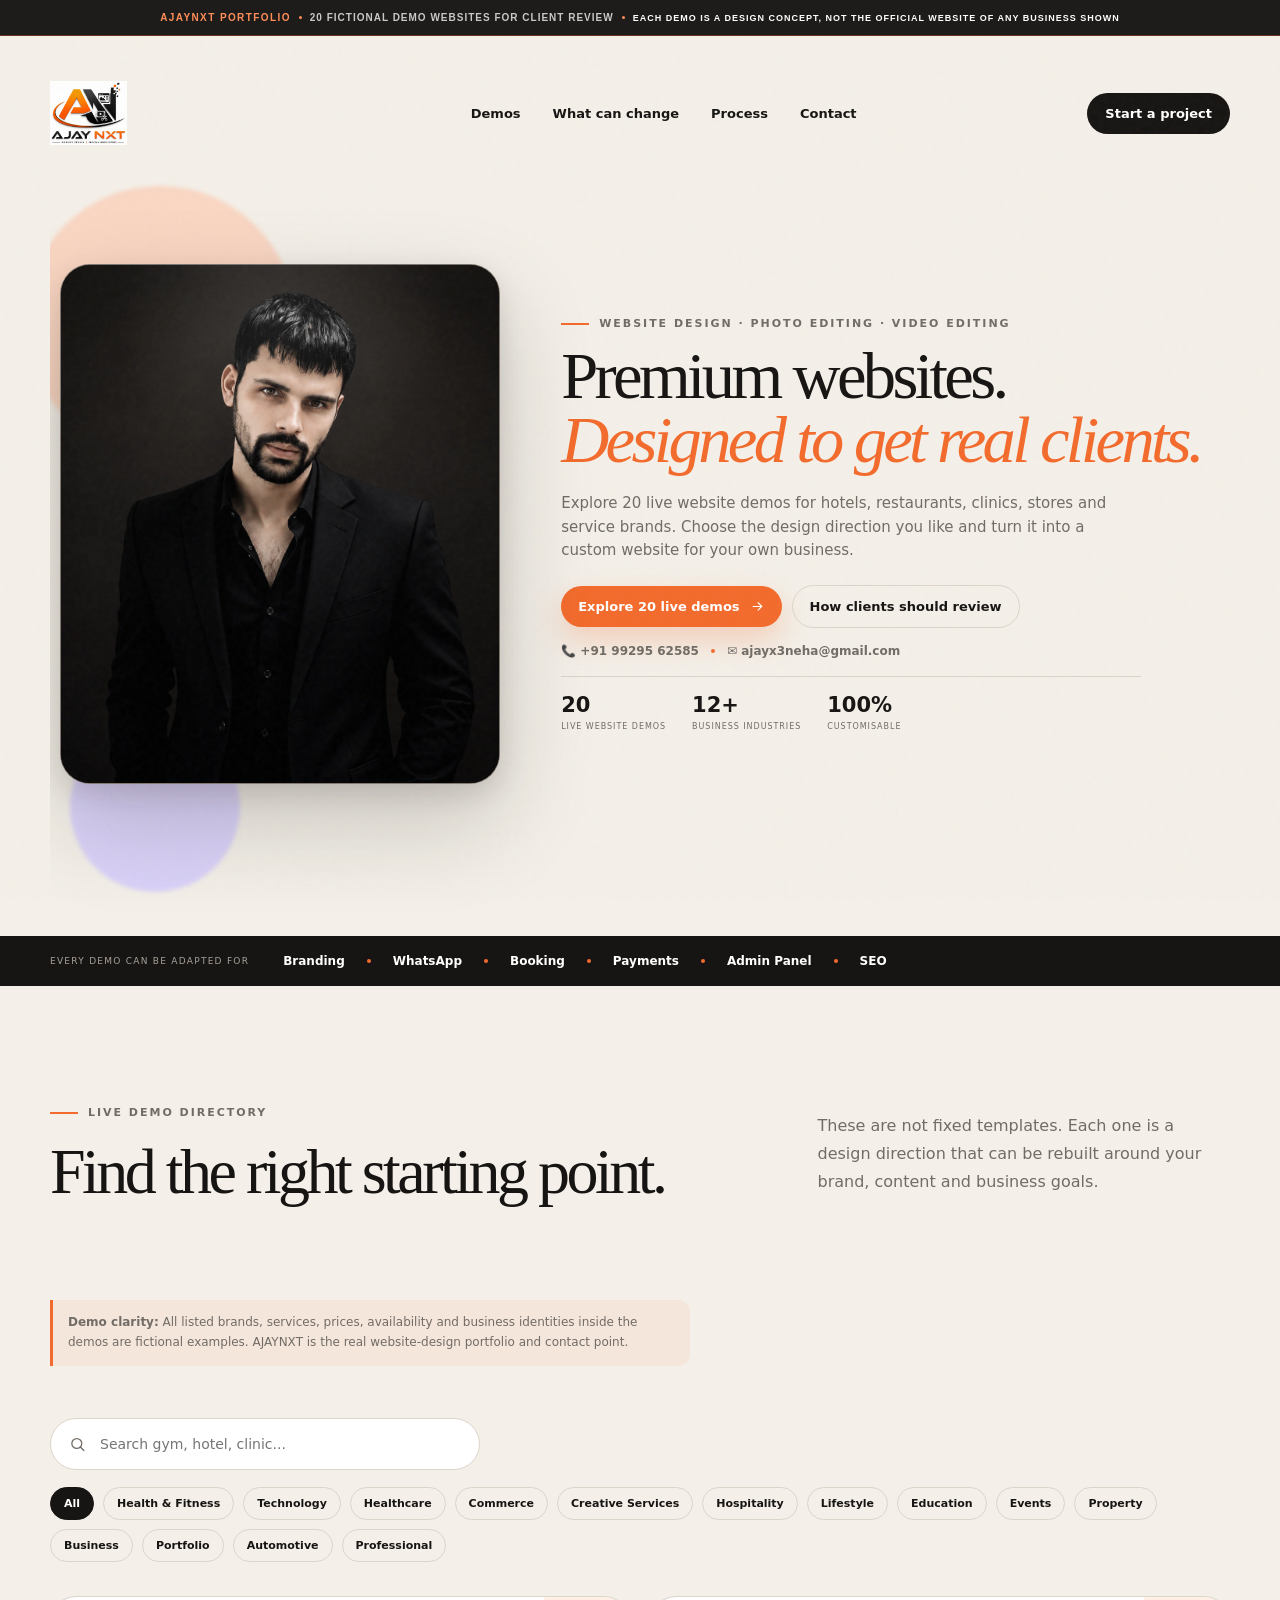
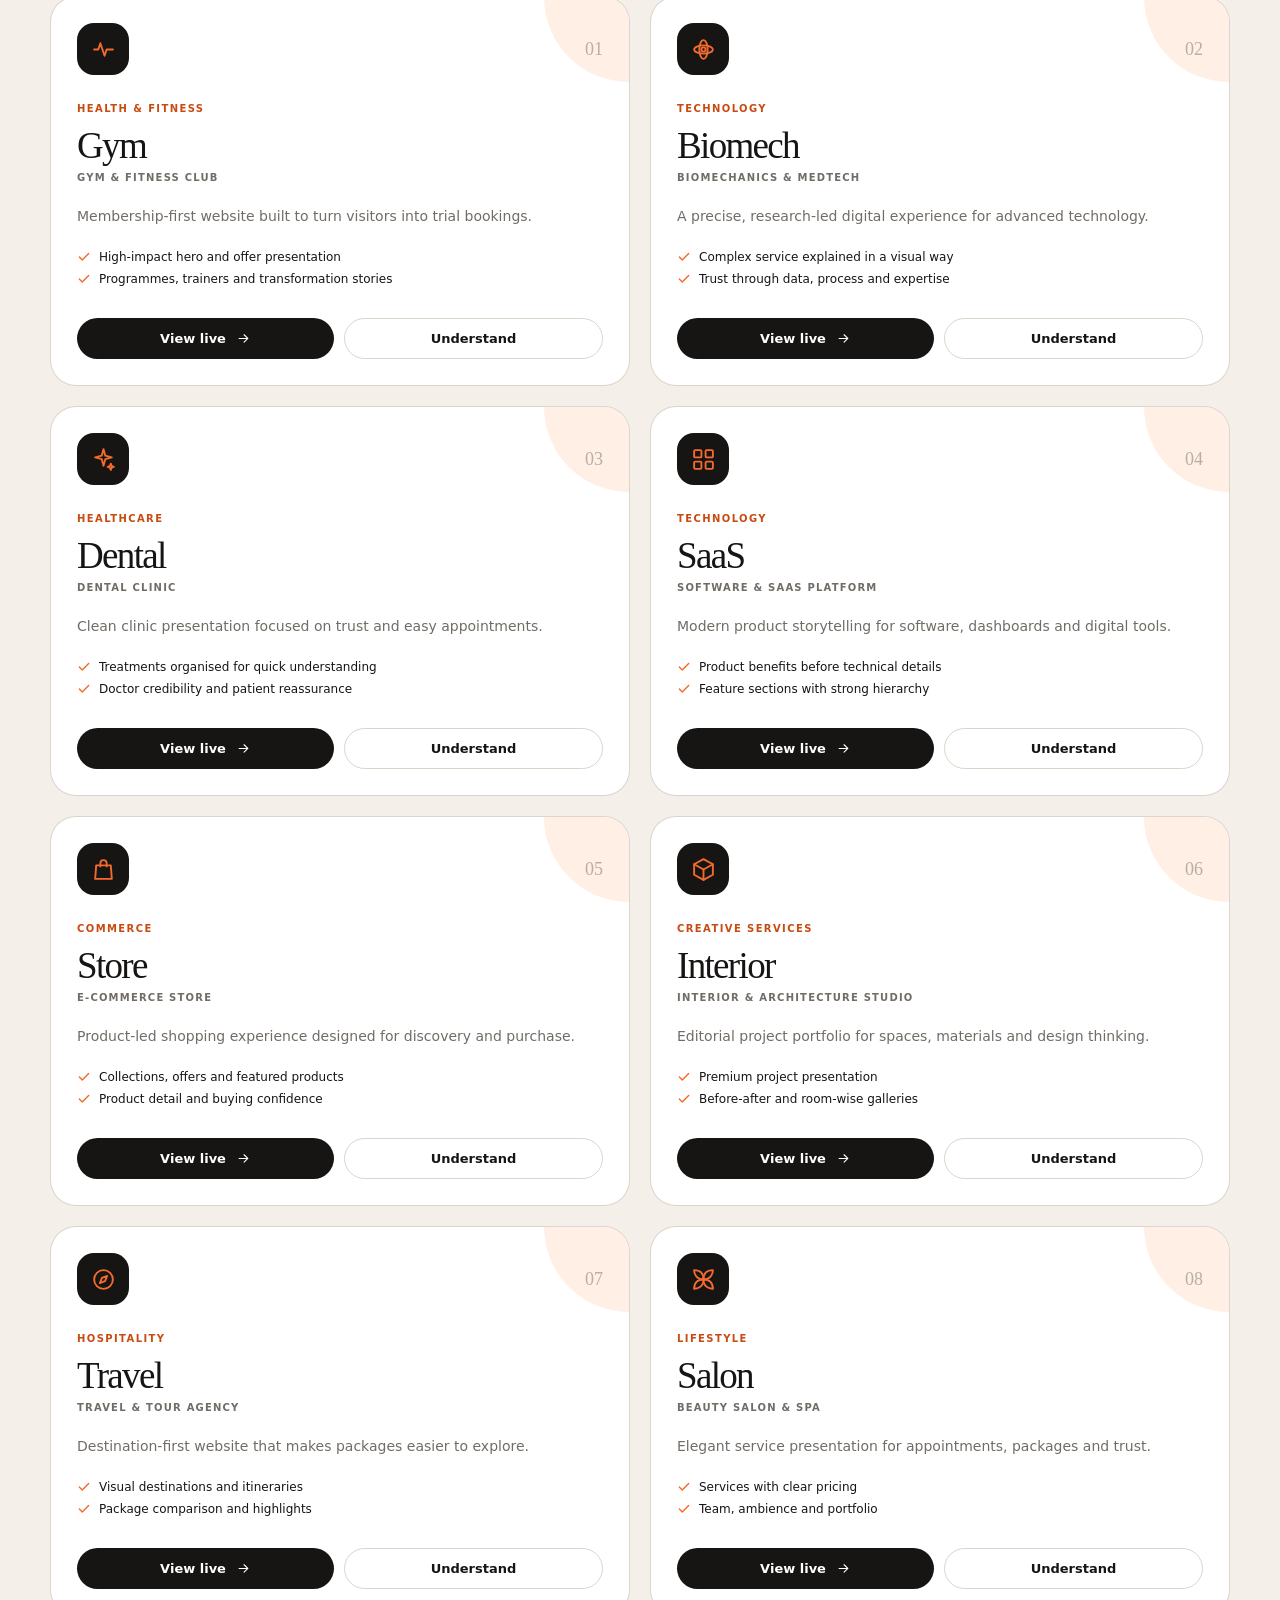
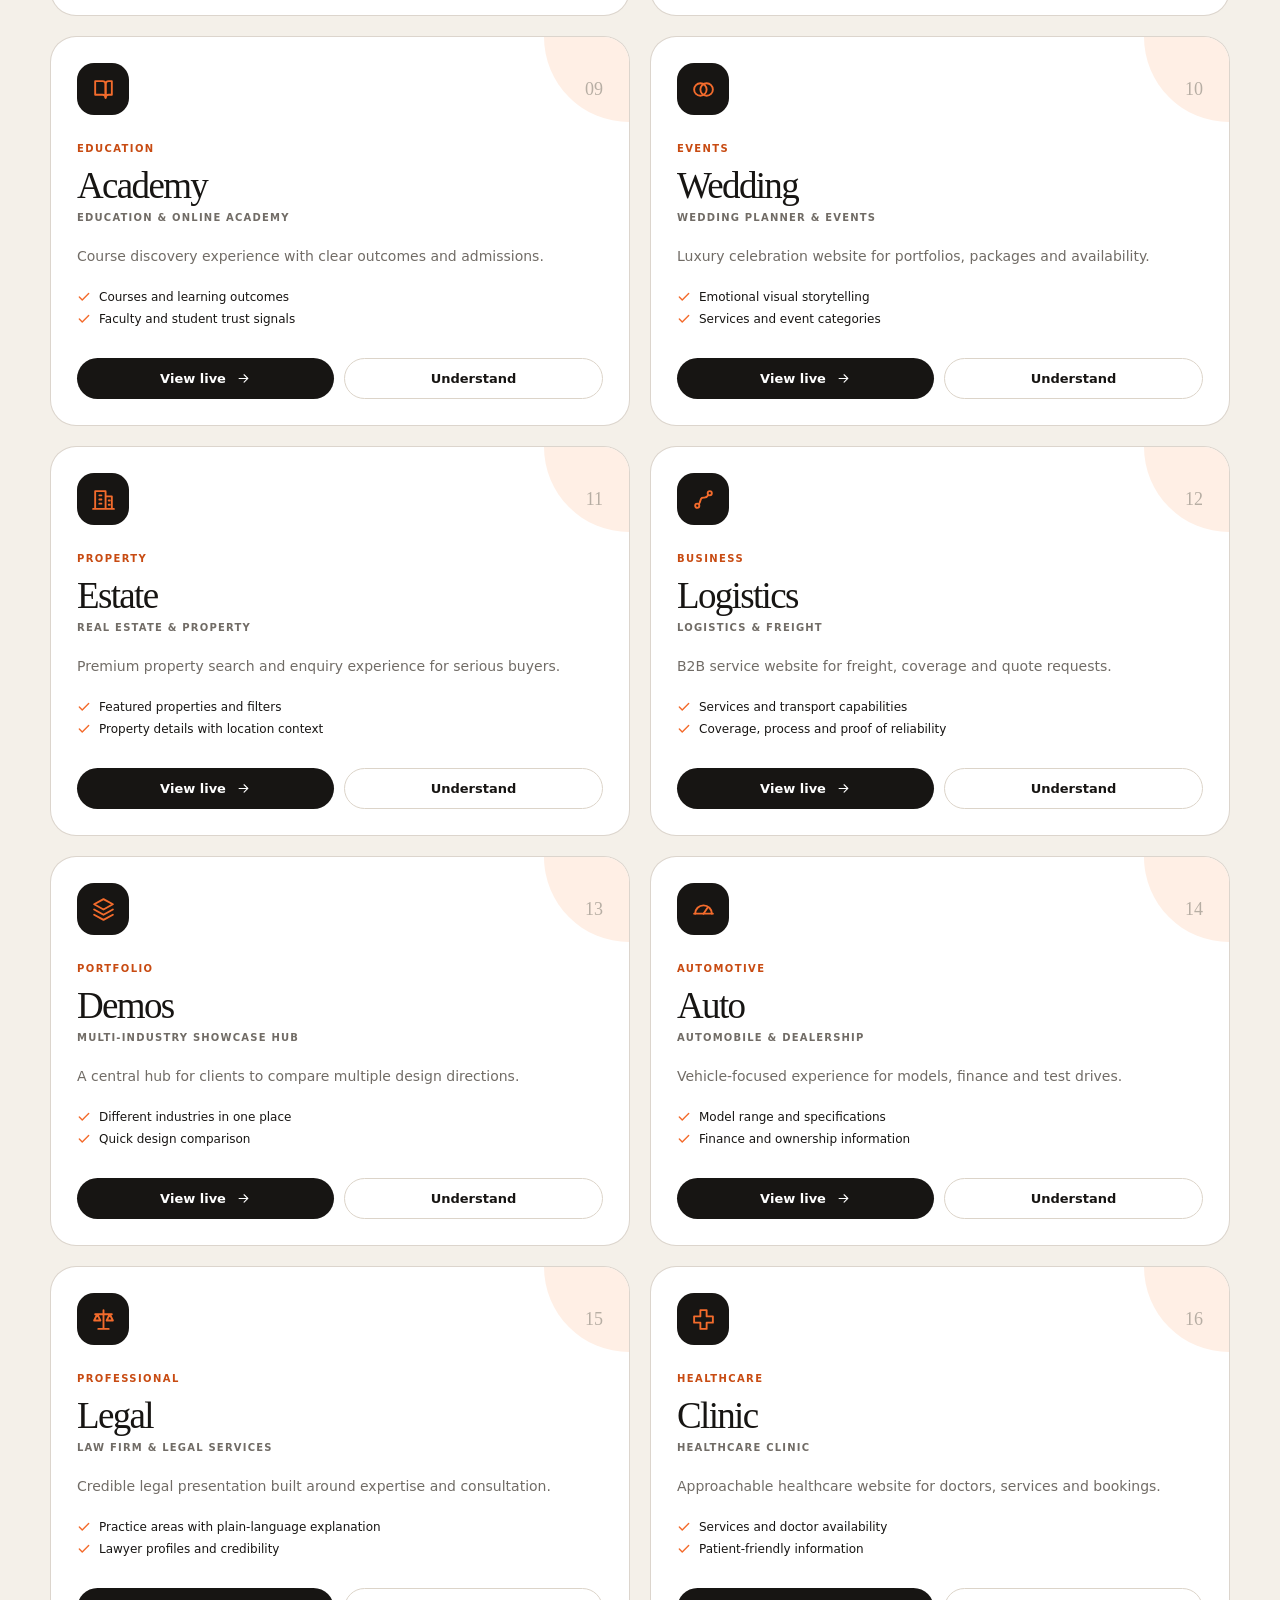
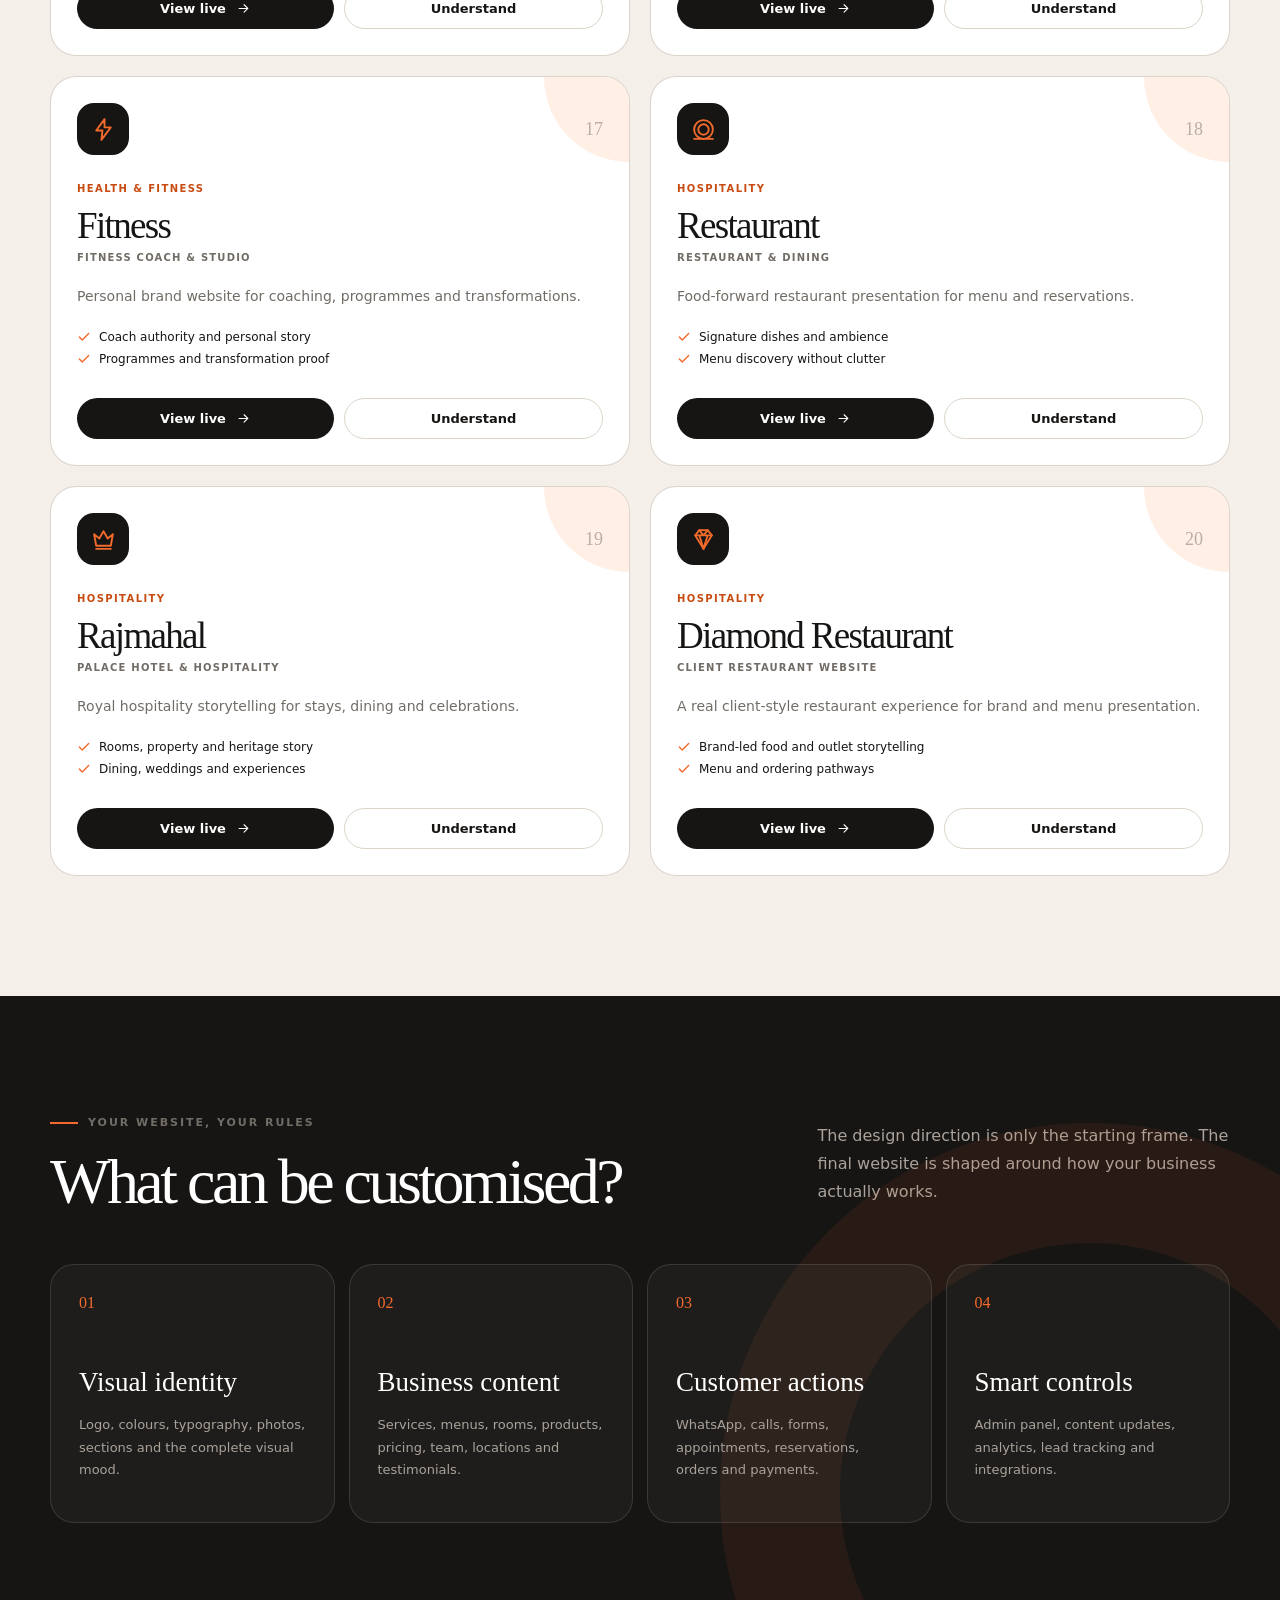
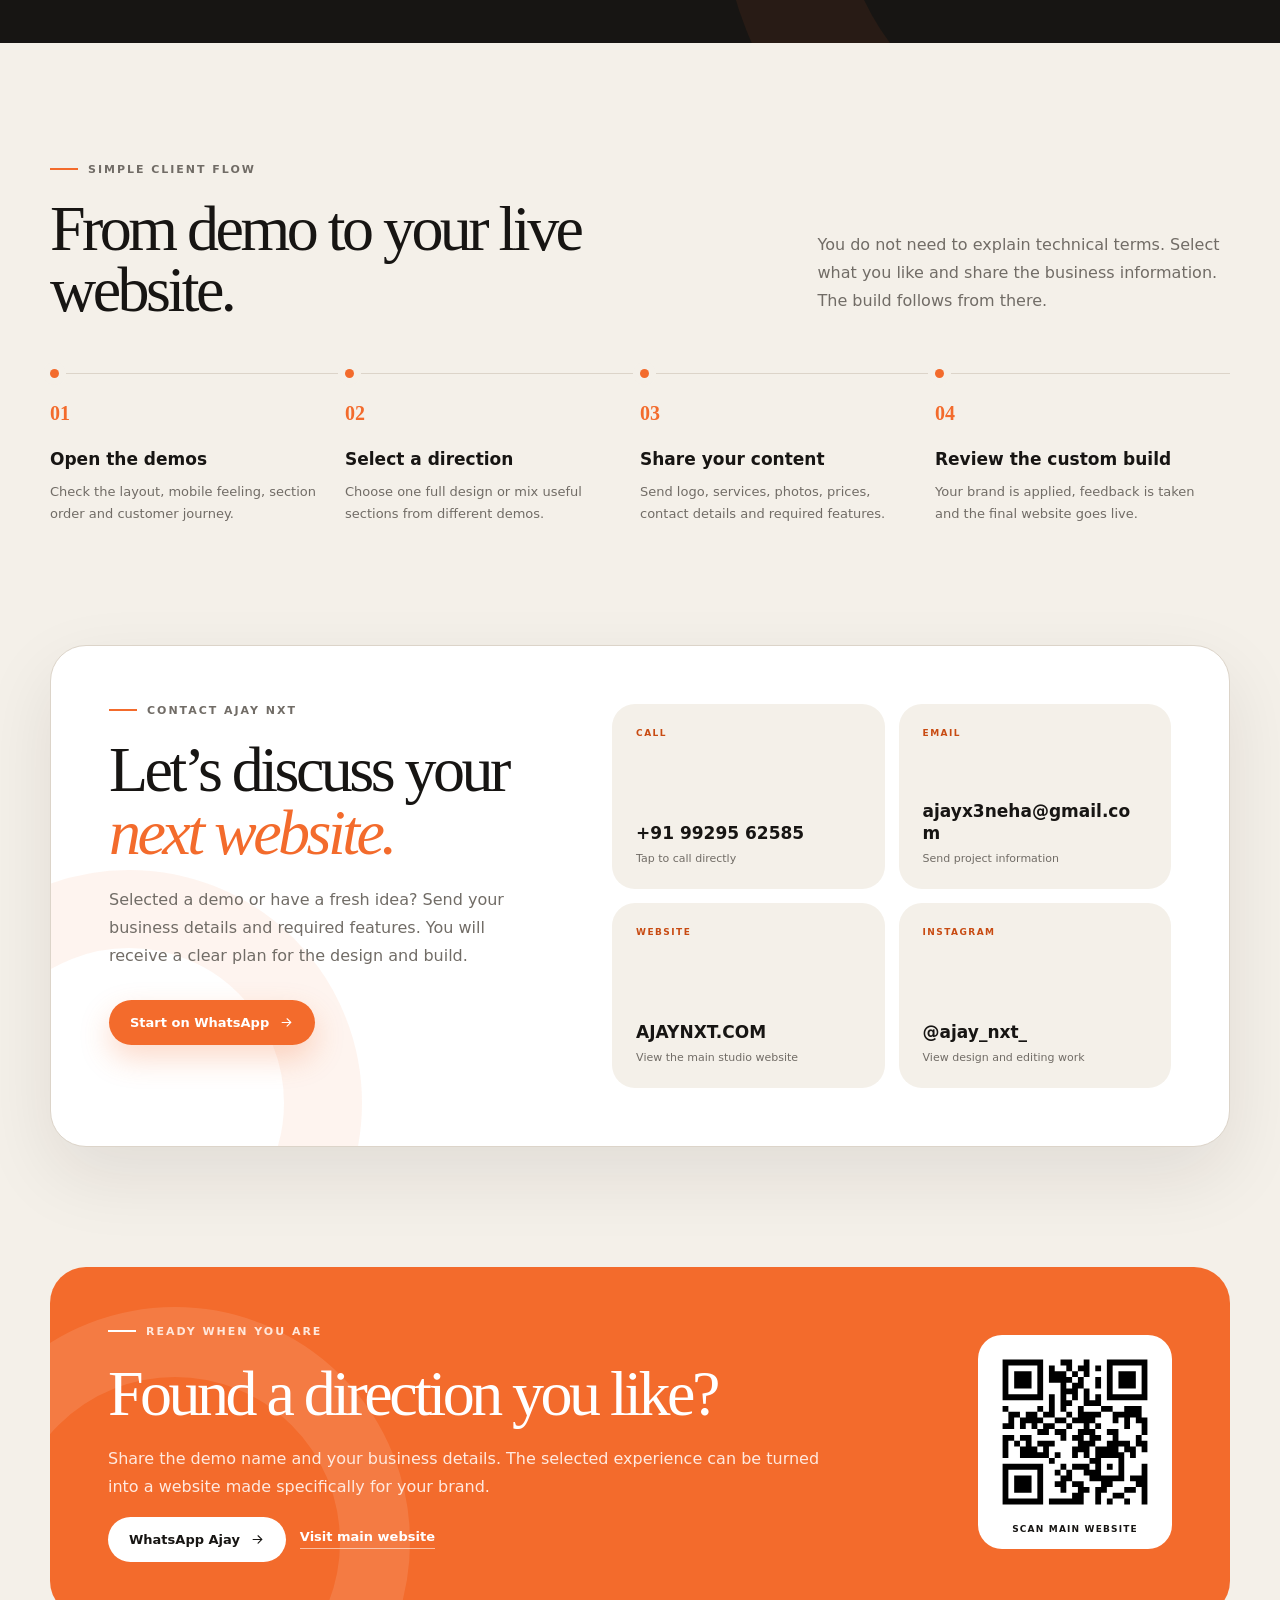
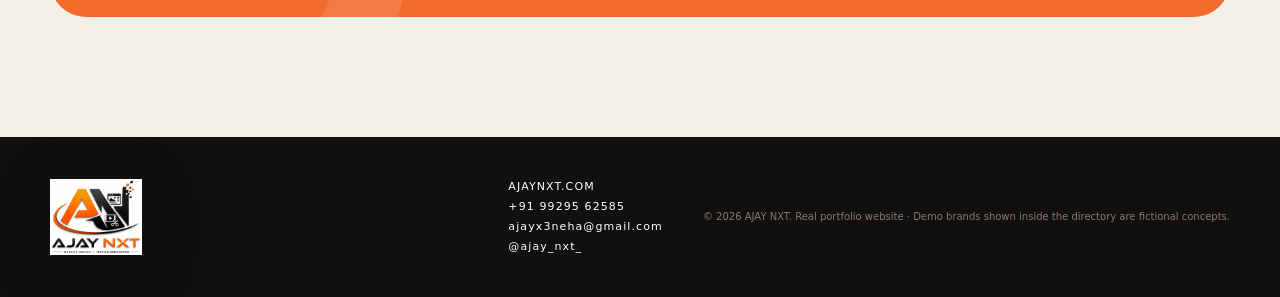
<file: index.html>
<!doctype html>
<html lang="en">
<head>
  <meta charset="utf-8">
  <meta name="viewport" content="width=device-width, initial-scale=1">
  <meta name="theme-color" content="#171513">
  <meta name="description" content="AJAY NXT website design portfolio featuring 20 fictional industry demo websites for hotels, restaurants, clinics, stores and service businesses. Explore design directions and request a custom website from Ajay Saini.">
  <meta name="author" content="Ajay Saini">
  <meta name="creator" content="AJAYNXT">
  <meta name="robots" content="index, follow, max-image-preview:large">
  <link rel="canonical" href="https://ajaynxt.com/">
  <meta property="og:type" content="website">
  <meta property="og:title" content="AJAY NXT | Website Design Portfolio & 20 Live Industry Demos">
  <meta property="og:description" content="Explore 20 fictional industry website demos and choose a direction for your custom business website.">
  <meta property="og:url" content="https://ajaynxt.com/">
  <meta property="og:site_name" content="AJAYNXT">
  <meta name="twitter:card" content="summary_large_image">
  <meta name="twitter:title" content="AJAY NXT Website Portfolio">
  <meta name="twitter:description" content="20 fictional industry demo websites for client review and custom website planning.">
  <title>AJAY NXT | Website Design Portfolio & 20 Live Industry Demos</title>
  <link rel="icon" href="assets/favicon.svg" type="image/svg+xml">
  <link rel="manifest" href="manifest.webmanifest">
  <link rel="stylesheet" href="styles.css">
  <script type="application/ld+json">
{
  "@context": "https://schema.org",
  "@graph": [
    {
      "@type": "Organization",
      "@id": "https://ajaynxt.com/#organization",
      "name": "AJAYNXT",
      "alternateName": "AJAY NXT",
      "url": "https://ajaynxt.com/",
      "telephone": "+91-99295-62585",
      "email": "ajayx3neha@gmail.com",
      "sameAs": [
        "https://www.instagram.com/ajay_nxt_/"
      ],
      "founder": {
        "@id": "https://ajaynxt.com/#ajay-saini"
      }
    },
    {
      "@type": "Person",
      "@id": "https://ajaynxt.com/#ajay-saini",
      "name": "Ajay Saini",
      "url": "https://ajaynxt.com/",
      "jobTitle": "Website Designer, Photo Editor and Video Editor",
      "telephone": "+91-99295-62585",
      "email": "ajayx3neha@gmail.com",
      "sameAs": [
        "https://www.instagram.com/ajay_nxt_/"
      ],
      "worksFor": {
        "@id": "https://ajaynxt.com/#organization"
      }
    },
    {
      "@type": "WebSite",
      "@id": "https://ajaynxt.com/#website",
      "url": "https://ajaynxt.com/",
      "name": "AJAY NXT",
      "description": "Website design, photo editing and video editing portfolio by Ajay Saini.",
      "creator": {
        "@id": "https://ajaynxt.com/#ajay-saini"
      },
      "publisher": {
        "@id": "https://ajaynxt.com/#organization"
      }
    },
    {
      "@type": "CollectionPage",
      "@id": "https://ajaynxt.com/#portfolio",
      "url": "https://ajaynxt.com/#portfolio",
      "name": "AJAY NXT Website Demo Portfolio",
      "description": "A collection of 20 fictional industry website demos created for client review and custom website planning.",
      "isPartOf": {
        "@id": "https://ajaynxt.com/#website"
      },
      "creator": {
        "@id": "https://ajaynxt.com/#ajay-saini"
      },
      "about": [
        "Website design",
        "Hotel websites",
        "Restaurant websites",
        "Clinic websites",
        "Ecommerce websites",
        "Service business websites"
      ]
    }
  ]
}
  </script>

  <style>
    /* Contact update contained entirely inside index.html */
    .hero-contact-line{
      display:flex;
      align-items:center;
      flex-wrap:wrap;
      gap:12px;
      margin-top:23px;
      color:var(--muted);
      font-size:12px;
      font-weight:750;
    }
    .hero-contact-line a{
      transition:color .2s ease;
    }
    .hero-contact-line a:hover{
      color:var(--accent-dark);
    }
    .hero-contact-line>span{
      width:4px;
      height:4px;
      border-radius:50%;
      background:var(--accent);
    }

    .contact-section{
      padding-bottom:120px;
    }
    .contact-panel{
      display:grid;
      grid-template-columns:.88fr 1.12fr;
      gap:64px;
      padding:58px;
      border-radius:36px;
      background:#fff;
      border:1px solid var(--line);
      box-shadow:0 28px 75px rgba(29,23,18,.09);
      position:relative;
      overflow:hidden;
    }
    .contact-panel::after{
      content:"";
      position:absolute;
      width:310px;
      height:310px;
      border-radius:50%;
      border:78px solid rgba(243,107,44,.075);
      left:-155px;
      bottom:-190px;
      pointer-events:none;
    }
    .contact-intro,
    .contact-details{
      position:relative;
      z-index:1;
    }
    .contact-intro h2{
      margin:0 0 22px;
      font:500 clamp(44px,5vw,70px)/.98 Georgia,"Times New Roman",serif;
      letter-spacing:-.055em;
    }
    .contact-intro h2 em{
      color:var(--accent);
      font-weight:500;
    }
    .contact-intro>p:not(.eyebrow){
      color:var(--muted);
      line-height:1.75;
      margin:0 0 30px;
      max-width:540px;
    }
    .contact-details{
      display:grid;
      grid-template-columns:1fr 1fr;
      gap:14px;
    }
    .contact-card{
      display:flex;
      flex-direction:column;
      justify-content:flex-end;
      min-height:185px;
      padding:23px;
      border-radius:23px;
      background:var(--paper);
      border:1px solid transparent;
      transition:transform .25s ease,background .25s ease,border-color .25s ease,box-shadow .25s ease;
      overflow-wrap:anywhere;
    }
    .contact-card:hover{
      transform:translateY(-4px);
      background:#fff;
      border-color:var(--line);
      box-shadow:0 18px 35px rgba(29,23,18,.08);
    }
    .contact-card small{
      color:var(--accent-dark);
      font-size:9px;
      font-weight:900;
      letter-spacing:.16em;
      margin-bottom:auto;
    }
    .contact-card strong{
      font-size:17px;
      line-height:1.25;
    }
    .contact-card span{
      color:var(--muted);
      font-size:11px;
      margin-top:8px;
    }
    .footer-contact-links{
      display:grid !important;
      gap:7px !important;
    }

    @media(max-width:980px){
      .contact-panel{
        grid-template-columns:1fr;
        gap:40px;
      }
    }
    @media(max-width:680px){
      .hero-contact-line{
        display:grid;
        gap:8px;
      }
      .hero-contact-line>span{
        display:none;
      }
      .contact-section{
        padding-bottom:82px;
      }
      .contact-panel{
        padding:32px 22px;
        border-radius:27px;
      }
      .contact-intro h2{
        font-size:45px;
      }
      .contact-details{
        grid-template-columns:1fr;
      }
      .contact-card{
        min-height:145px;
      }
    }
  </style>


  <style id="hero-center-update">
    /* Hero layout update: photo in the center/main focus, text on side */
    .hero.hero-centered-layout{
      display:grid;
      grid-template-columns:minmax(380px, 560px) minmax(320px, 1fr);
      align-items:center;
      justify-content:center;
      gap:clamp(34px,5vw,82px);
      min-height:calc(100dvh - 82px);
      padding-block:58px 92px;
    }
    .hero-copy-side{
      max-width:620px;
    }
    .hero-copy-side h1{
      font-size:clamp(52px,6vw,88px);
      margin:0;
      max-width:650px;
    }
    .hero-copy-side .hero-text{
      max-width:560px;
    }
    .hero-art{
      min-height:640px;
      display:grid;
      place-items:center;
      position:relative;
      isolation:isolate;
    }
    .hero-photo-frame.hero-photo-frame-centered{
      width:min(100%, 520px);
      height:640px;
      margin-inline:auto;
      border-radius:36px;
      overflow:hidden;
      background:linear-gradient(180deg,#201b18 0%, #171413 100%);
      border:1px solid rgba(208,197,186,.55);
      box-shadow:0 38px 95px rgba(31,24,18,.20), 0 10px 26px rgba(31,24,18,.12);
      position:relative;
      z-index:2;
    }
    .hero-photo-frame.hero-photo-frame-centered::before{
      content:"";
      position:absolute;
      inset:0;
      background:
        radial-gradient(circle at 50% 10%, rgba(255,255,255,.10), transparent 32%),
        linear-gradient(180deg, rgba(255,255,255,.02), rgba(255,255,255,0));
      pointer-events:none;
      z-index:2;
    }
    .hero-person-photo{
      position:absolute;
      inset:0;
      width:100%;
      height:100%;
      object-fit:cover;
      object-position:center top;
      display:block;
    }
    .hero-photo-bg-one{
      width:330px;
      height:330px;
      background:rgba(255,189,157,.50);
      left:-25px;
      top:82px;
      position:absolute;
      border-radius:50%;
      z-index:0;
      filter:blur(2px);
    }
    .hero-photo-bg-two{
      width:220px;
      height:220px;
      background:rgba(211,202,255,.74);
      right:-14px;
      bottom:38px;
      position:absolute;
      border-radius:50%;
      z-index:0;
      filter:blur(2px);
    }
    @media(max-width:980px){
      .hero.hero-centered-layout{
        grid-template-columns:1fr;
        gap:26px;
        min-height:auto;
        padding-block:48px 70px;
      }
      .hero-art{
        order:1;
        min-height:560px;
      }
      .hero-copy-side{
        order:2;
        max-width:100%;
      }
      .hero-photo-frame.hero-photo-frame-centered{
        width:min(88vw,520px);
        height:min(78vw,620px);
        min-height:500px;
      }
    }
    @media(max-width:680px){
      .hero.hero-centered-layout{
        padding-block:42px 58px;
      }
      .hero-art{
        min-height:420px;
      }
      .hero-photo-frame.hero-photo-frame-centered{
        width:min(92vw,390px);
        height:430px;
        border-radius:24px;
      }
      .hero-copy-side h1{
        font-size:clamp(46px,15.5vw,70px);
      }
    }
  </style>


  <style id="hero-screen-fit-update">
    /* Desktop hero fits completely inside one visible screen */
    @media (min-width:981px){
      .hero.hero-centered-layout{
        height:calc(100dvh - 82px);
        min-height:0;
        padding-block:18px 24px;
        grid-template-columns:minmax(360px,460px) minmax(360px,1fr);
        gap:clamp(32px,4vw,62px);
        overflow:hidden;
      }

      .hero-art{
        height:100%;
        min-height:0;
        place-items:center;
      }

      .hero-photo-frame.hero-photo-frame-centered{
        width:min(100%,440px);
        height:min(520px,calc(100dvh - 138px));
        min-height:0;
        border-radius:30px;
      }

      .hero-copy-side{
        max-width:650px;
        align-self:center;
      }

      .hero-copy-side .eyebrow{
        margin-bottom:14px;
      }

      .hero-copy-side h1{
        font-size:clamp(46px,5.2vw,72px);
        line-height:.96;
        max-width:650px;
      }

      .hero-copy-side .hero-text{
        font-size:15px;
        line-height:1.58;
        margin:20px 0 22px;
        max-width:570px;
      }

      .hero-actions{
        gap:10px;
      }

      .hero-actions .button{
        padding:13px 17px;
      }

      .hero-contact-line{
        margin-top:16px;
      }

      .hero-proof{
        margin-top:18px;
        padding-top:16px;
        gap:26px;
      }

      .hero-proof strong{
        font-size:21px;
      }

      .hero-proof span{
        font-size:8px;
      }

      .hero-photo-bg-one{
        width:270px;
        height:270px;
        top:50px;
      }

      .hero-photo-bg-two{
        width:170px;
        height:170px;
        bottom:20px;
      }
    }

    /* Extra compression for laptop screens with shorter height */
    @media (min-width:981px) and (max-height:720px){
      .hero.hero-centered-layout{
        padding-block:10px 16px;
        grid-template-columns:minmax(330px,420px) minmax(350px,1fr);
      }

      .hero-photo-frame.hero-photo-frame-centered{
        width:min(100%,400px);
        height:min(470px,calc(100dvh - 118px));
      }

      .hero-copy-side h1{
        font-size:clamp(43px,4.8vw,64px);
      }

      .hero-copy-side .hero-text{
        margin:15px 0 17px;
        font-size:14px;
      }

      .hero-contact-line{
        margin-top:12px;
      }

      .hero-proof{
        margin-top:13px;
        padding-top:12px;
      }
    }
  </style>


  <style id="guide-backdrop-light-update">
    /* Light premium overlay for the client review guide */
    .guide-drawer .guide-backdrop{
      background:rgba(244,240,233,.38) !important;
      backdrop-filter:blur(6px) saturate(.9) !important;
      -webkit-backdrop-filter:blur(6px) saturate(.9) !important;
    }

    .guide-drawer aside{
      box-shadow:-24px 0 70px rgba(31,24,18,.13);
      border-left:1px solid rgba(205,195,183,.8);
    }

    @media(max-width:680px){
      .guide-drawer .guide-backdrop{
        background:rgba(244,240,233,.52) !important;
        backdrop-filter:blur(4px) !important;
        -webkit-backdrop-filter:blur(4px) !important;
      }
    }
  </style>


  <style id="ajaynxt-portfolio-notice-styles">
    .portfolio-demo-notice{
      position:fixed;
      inset:0 0 auto 0;
      z-index:10000;
      min-height:36px;
      padding:8px 18px;
      display:flex;
      align-items:center;
      justify-content:center;
      gap:8px;
      background:rgba(23,21,19,.97);
      border-bottom:1px solid rgba(243,107,44,.34);
      color:rgba(255,255,255,.76);
      font-family:Inter,Arial,sans-serif;
      font-size:10px;
      font-weight:700;
      letter-spacing:.10em;
      text-align:center;
      text-transform:uppercase;
      backdrop-filter:blur(14px);
      -webkit-backdrop-filter:blur(14px);
    }
    .portfolio-demo-notice a{
      color:#ff8d59;
      font-weight:900;
      text-decoration:none;
      letter-spacing:.14em;
    }
    .portfolio-demo-notice i{
      width:3px;
      height:3px;
      flex:0 0 auto;
      border-radius:50%;
      background:#ff8d59;
    }
    .portfolio-demo-notice strong{
      color:#fff;
      font-size:9px;
      font-weight:650;
    }
    body{padding-top:36px}
    .site-header{top:36px!important}
    .portfolio-demo-explainer{
      margin-top:18px;
      padding:13px 15px;
      border-left:3px solid var(--accent);
      border-radius:0 12px 12px 0;
      background:rgba(243,107,44,.07);
      color:var(--muted);
      font-size:12px;
      line-height:1.65;
      max-width:640px;
    }
    @media(max-width:700px){
      .portfolio-demo-notice{
        min-height:44px;
        padding:7px 10px;
        gap:5px;
        flex-wrap:wrap;
        line-height:1.35;
        font-size:8px;
        letter-spacing:.07em;
      }
      .portfolio-demo-notice strong{
        width:100%;
        font-size:7px;
      }
      .portfolio-demo-notice i{display:none}
      body{padding-top:44px}
      .site-header{top:44px!important}
    }
  </style>

</head>
<body>
  
  <div class="portfolio-demo-notice" role="note" aria-label="Portfolio demo notice">
    <a href="https://ajaynxt.com/" aria-label="AJAYNXT home">AJAYNXT PORTFOLIO</a>
    <i aria-hidden="true"></i>
    <span>20 fictional demo websites for client review</span>
    <i aria-hidden="true"></i>
    <strong>Each demo is a design concept, not the official website of any business shown</strong>
  </div>

  <div class="noise" aria-hidden="true"></div>
  <header class="site-header">
    <a class="brand real-brand" href="#top" aria-label="AJAY NXT home">
      <img src="assets/ajaynxt-logo-header.webp"
           alt="AJAY NXT Website Design, Photo and Video Editing"
           class="header-brand-logo"
           width="210" height="76">
    </a>
    <nav class="desktop-nav" aria-label="Primary navigation">
      <a href="#portfolio">Demos</a>
      <a href="#customise">What can change</a>
      <a href="#process">Process</a>
      <a href="#contact">Contact</a>
    </nav>
    <a class="header-cta" href="https://ajaynxt.com/#book" target="_blank" rel="noopener">Start a project</a>
  </header>

  <main id="top">
    <section class="hero shell hero-centered-layout">
      <div class="hero-art reveal" aria-label="AJAY NXT founder portrait">
        <div class="hero-photo-bg hero-photo-bg-one" aria-hidden="true"></div>
        <div class="hero-photo-bg hero-photo-bg-two" aria-hidden="true"></div>

        <div class="hero-photo-frame hero-photo-frame-centered">
          <img src="assets/ajay-hero-portrait.webp"
               alt="Ajay NXT portrait"
               class="hero-person-photo"
               width="1122" height="1402">
        </div>
</div>

      <div class="hero-copy reveal hero-copy-side">
        <p class="eyebrow"><span></span> WEBSITE DESIGN · PHOTO EDITING · VIDEO EDITING</p>
        <h1>Premium websites.<br><em>Designed to get real clients.</em></h1>
        <p class="hero-text">Explore 20 live website demos for hotels, restaurants, clinics, stores and service brands. Choose the design direction you like and turn it into a custom website for your own business.</p>
        <div class="hero-actions">
          <a class="button button-primary" href="#portfolio">Explore 20 live demos <svg><use href="assets/icons.svg#i-arrow"></use></svg></a>
          <button class="button button-ghost" data-open-guide>How clients should review</button>
        </div>
        <div class="hero-contact-line" aria-label="AJAY NXT contact information">
          <a href="tel:+919929562585">📞 +91 99295 62585</a>
          <span></span>
          <a href="mailto:ajayx3neha@gmail.com">✉ ajayx3neha@gmail.com</a>
        </div>
        <div class="hero-proof" aria-label="Portfolio highlights">
          <div><strong>20</strong><span>Live website demos</span></div>
          <div><strong>12+</strong><span>Business industries</span></div>
          <div><strong>100%</strong><span>Customisable</span></div>
        </div>
      </div>
    </section>

    <section class="trust-strip">
      <div class="shell trust-inner">
        <span>Every demo can be adapted for</span>
        <div class="marquee" aria-label="customisation options">
          <b>Branding</b><i></i><b>WhatsApp</b><i></i><b>Booking</b><i></i><b>Payments</b><i></i><b>Admin Panel</b><i></i><b>SEO</b>
        </div>
      </div>
    </section>

    <section class="portfolio-section shell" id="portfolio">
      <div class="section-head reveal">
        <div>
          <p class="eyebrow"><span></span> Live demo directory</p>
          <h2>Find the right starting point.</h2>
        </div>
        <p>These are not fixed templates. Each one is a design direction that can be rebuilt around your brand, content and business goals.</p>
        <div class="portfolio-demo-explainer">
          <strong>Demo clarity:</strong> All listed brands, services, prices, availability and business identities inside the demos are fictional examples. AJAYNXT is the real website-design portfolio and contact point.
        </div>

      </div>

      <div class="toolbar reveal">
        <label class="search-box">
          <svg><use href="assets/icons.svg#i-search"></use></svg>
          <input id="searchInput" type="search" placeholder="Search gym, hotel, clinic..." autocomplete="off">
        </label>
        <div class="filter-row" id="filterRow" aria-label="Portfolio filters"></div>
      </div>

      <div class="portfolio-grid" id="portfolioGrid"></div>
      <p class="empty-state" id="emptyState" hidden>No matching demo found. Try another industry.</p>
    </section>

    <section class="customise-section" id="customise">
      <div class="shell">
        <div class="section-head light reveal">
          <div><p class="eyebrow"><span></span> Your website, your rules</p><h2>What can be customised?</h2></div>
          <p>The design direction is only the starting frame. The final website is shaped around how your business actually works.</p>
        </div>
        <div class="capability-grid">
          <article class="capability reveal"><span>01</span><h3>Visual identity</h3><p>Logo, colours, typography, photos, sections and the complete visual mood.</p></article>
          <article class="capability reveal"><span>02</span><h3>Business content</h3><p>Services, menus, rooms, products, pricing, team, locations and testimonials.</p></article>
          <article class="capability reveal"><span>03</span><h3>Customer actions</h3><p>WhatsApp, calls, forms, appointments, reservations, orders and payments.</p></article>
          <article class="capability reveal"><span>04</span><h3>Smart controls</h3><p>Admin panel, content updates, analytics, lead tracking and integrations.</p></article>
        </div>
      </div>
    </section>

    <section class="process-section shell" id="process">
      <div class="section-head reveal">
        <div><p class="eyebrow"><span></span> Simple client flow</p><h2>From demo to your live website.</h2></div>
        <p>You do not need to explain technical terms. Select what you like and share the business information. The build follows from there.</p>
      </div>
      <div class="process-line">
        <article class="process-step reveal"><b>01</b><div><h3>Open the demos</h3><p>Check the layout, mobile feeling, section order and customer journey.</p></div></article>
        <article class="process-step reveal"><b>02</b><div><h3>Select a direction</h3><p>Choose one full design or mix useful sections from different demos.</p></div></article>
        <article class="process-step reveal"><b>03</b><div><h3>Share your content</h3><p>Send logo, services, photos, prices, contact details and required features.</p></div></article>
        <article class="process-step reveal"><b>04</b><div><h3>Review the custom build</h3><p>Your brand is applied, feedback is taken and the final website goes live.</p></div></article>
      </div>
    </section>


    <section class="contact-section shell" id="contact">
      <div class="contact-panel reveal">
        <div class="contact-intro">
          <p class="eyebrow"><span></span> CONTACT AJAY NXT</p>
          <h2>Let’s discuss your<br><em>next website.</em></h2>
          <p>Selected a demo or have a fresh idea? Send your business details and required features. You will receive a clear plan for the design and build.</p>
          <a class="button button-primary" href="https://wa.me/919929562585?text=Hello%20Ajay%2C%20I%20want%20to%20discuss%20a%20website%20project." target="_blank" rel="noopener">
            Start on WhatsApp
            <svg><use href="assets/icons.svg#i-arrow"></use></svg>
          </a>
        </div>

        <div class="contact-details">
          <a class="contact-card" href="tel:+919929562585">
            <small>CALL</small>
            <strong>+91 99295 62585</strong>
            <span>Tap to call directly</span>
          </a>

          <a class="contact-card" href="mailto:ajayx3neha@gmail.com">
            <small>EMAIL</small>
            <strong>ajayx3neha@gmail.com</strong>
            <span>Send project information</span>
          </a>

          <a class="contact-card" href="https://ajaynxt.com/" target="_blank" rel="noopener">
            <small>WEBSITE</small>
            <strong>AJAYNXT.COM</strong>
            <span>View the main studio website</span>
          </a>

          <a class="contact-card" href="https://www.instagram.com/ajay_nxt_/" target="_blank" rel="noopener">
            <small>INSTAGRAM</small>
            <strong>@ajay_nxt_</strong>
            <span>View design and editing work</span>
          </a>
        </div>
      </div>
    </section>

    <section class="cta-section shell">
      <div class="cta-panel reveal">
        <div>
          <p class="eyebrow"><span></span> Ready when you are</p>
          <h2>Found a direction you like?</h2>
          <p>Share the demo name and your business details. The selected experience can be turned into a website made specifically for your brand.</p>
          <div class="cta-actions">
            <a class="button button-light" href="https://wa.me/919929562585?text=Hello%20Ajay%2C%20I%20have%20selected%20a%20website%20demo." target="_blank" rel="noopener">WhatsApp Ajay <svg><use href="assets/icons.svg#i-arrow"></use></svg></a>
            <a class="text-link" href="https://ajaynxt.com/" target="_blank" rel="noopener">Visit main website</a>
          </div>
        </div>
        <div class="cta-qr">
          <img src="assets/qr/main.svg" alt="QR code for ajaynxt.com" width="168" height="168">
          <span>Scan main website</span>
        </div>
      </div>
    </section>
  </main>

  <footer class="site-footer">
    <div class="shell footer-inner">
      <div class="brand footer-brand">
        <img src="assets/ajaynxt-logo-header.webp"
             alt="AJAY NXT"
             class="footer-brand-logo"
             width="210" height="76">
      </div>
      <div class="footer-contact-links">
        <a href="https://ajaynxt.com/" target="_blank" rel="noopener">AJAYNXT.COM</a>
        <a href="tel:+919929562585">+91 99295 62585</a>
        <a href="mailto:ajayx3neha@gmail.com">ajayx3neha@gmail.com</a>
        <a href="https://www.instagram.com/ajay_nxt_/" target="_blank" rel="noopener">@ajay_nxt_</a>
      </div>
      <p>© <span id="year"></span> AJAY NXT. Real portfolio website · Demo brands shown inside the directory are fictional concepts.</p>
    </div>
  </footer>

  <div class="modal" id="demoModal" role="dialog" aria-modal="true" aria-labelledby="modalTitle" hidden>
    <div class="modal-backdrop" data-close-modal></div>
    <div class="modal-panel">
      <button class="modal-close" data-close-modal aria-label="Close details"><svg><use href="assets/icons.svg#i-close"></use></svg></button>
      <div id="modalContent"></div>
    </div>
  </div>

  <div class="guide-drawer" id="guideDrawer" aria-hidden="true">
    <div class="guide-backdrop" data-close-guide></div>
    <aside>
      <button class="modal-close" data-close-guide aria-label="Close guide"><svg><use href="assets/icons.svg#i-close"></use></svg></button>
      <p class="eyebrow"><span></span> Client review guide</p>
      <h2>What should you check?</h2>
      <ol>
        <li><b>First impression</b><span>Does the opening section feel right for your brand?</span></li>
        <li><b>Customer journey</b><span>Can a visitor quickly call, WhatsApp, book, enquire or buy?</span></li>
        <li><b>Information flow</b><span>Are services, prices and trust details easy to understand?</span></li>
        <li><b>Mobile experience</b><span>Open the demo on your phone and test every important action.</span></li>
        <li><b>Your changes</b><span>Note the sections you want to keep, remove, combine or redesign.</span></li>
      </ol>
      <a href="#portfolio" class="button button-primary" data-close-guide>Start reviewing</a>
    </aside>
  </div>

  <script src="data.js"></script>
  <script src="script.js"></script>
</body>
</html>
</file>
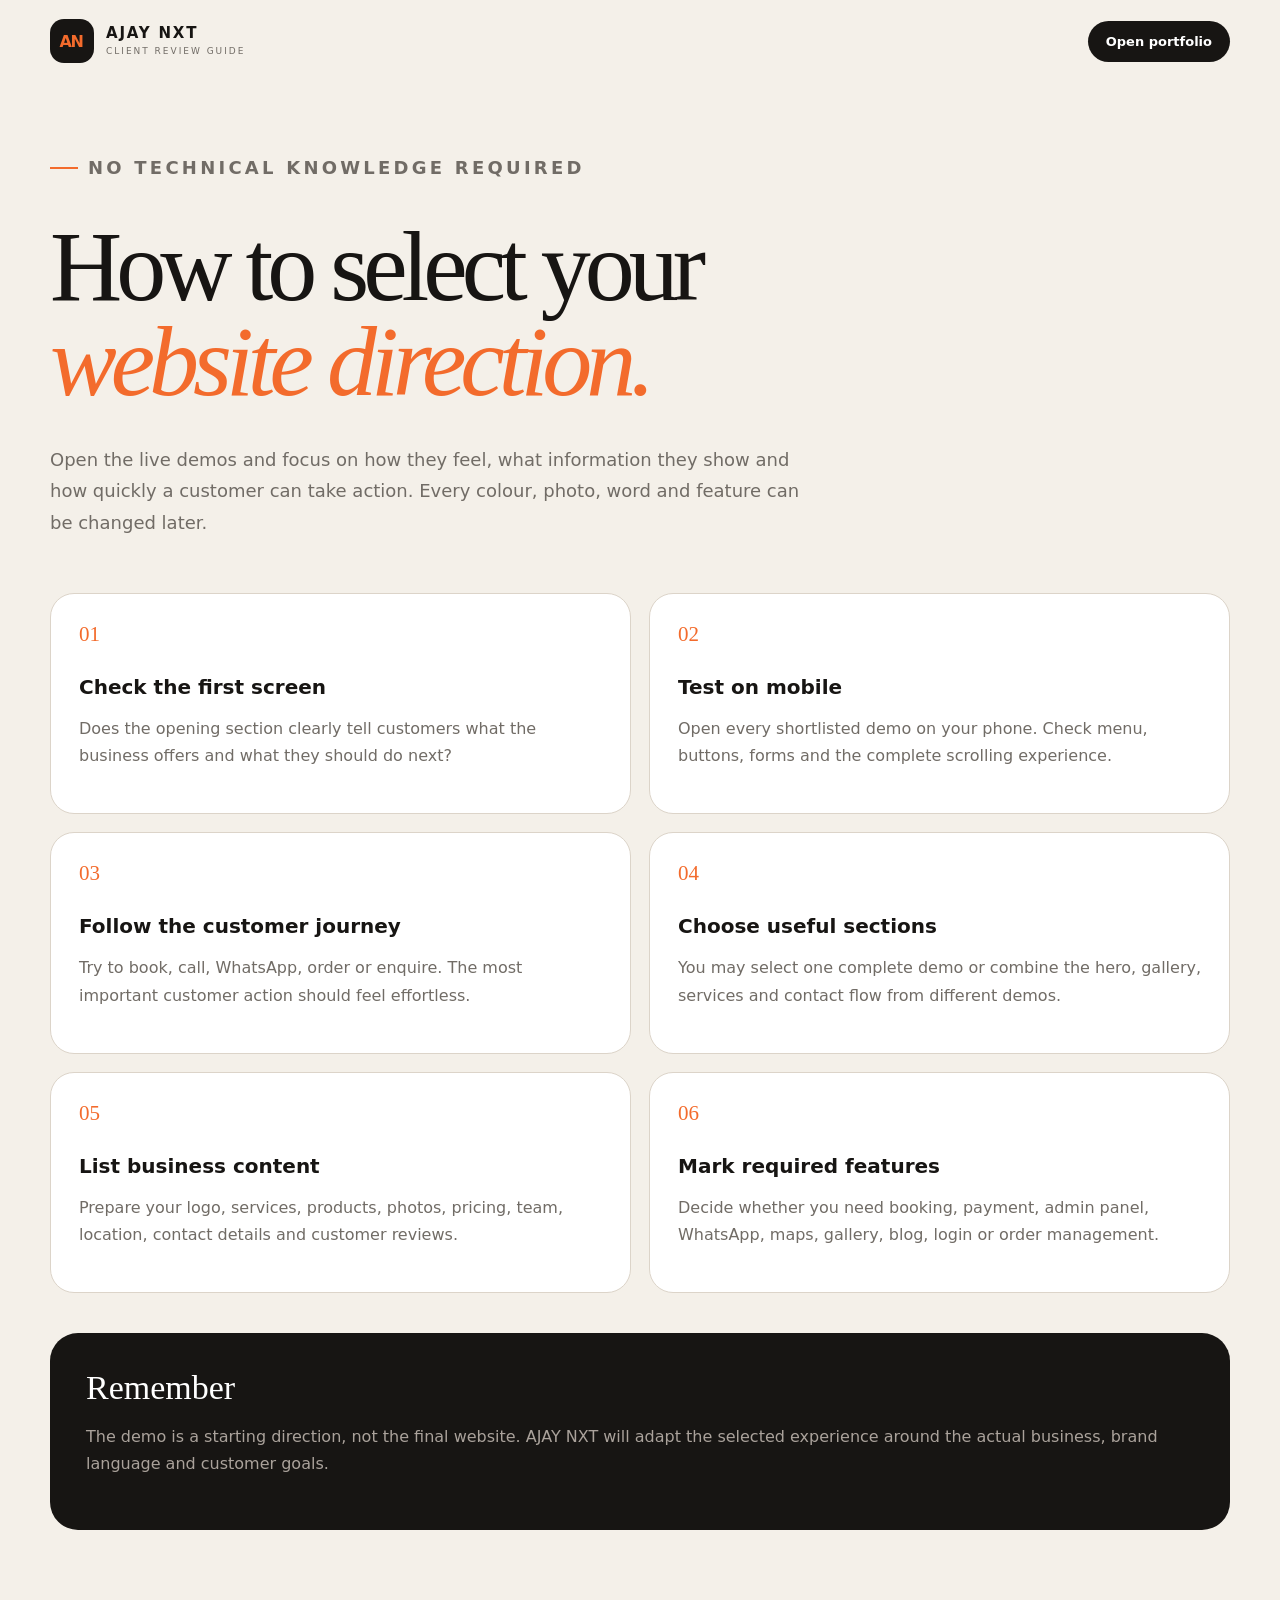
<file: client-guide.html>
<!doctype html>
<html lang="en">
<head>
<meta charset="utf-8"><meta name="viewport" content="width=device-width,initial-scale=1">
<title>AJAY NXT Client Review Guide</title>
<link rel="stylesheet" href="styles.css">
<style>
.guide-page{padding:70px 0 100px}.guide-page h1{font:500 clamp(54px,8vw,100px)/.95 Georgia,serif;letter-spacing:-.06em;margin:35px 0}
.guide-page>p{font-size:18px;line-height:1.75;color:var(--muted);max-width:750px}
.review-grid{display:grid;grid-template-columns:repeat(2,1fr);gap:18px;margin-top:55px}
.review-card{background:#fff;border:1px solid var(--line);border-radius:24px;padding:28px}
.review-card span{color:var(--accent);font:500 21px Georgia,serif}.review-card h2{font-size:20px;margin:28px 0 12px}.review-card p{color:var(--muted);line-height:1.7}
.note{margin-top:40px;background:var(--ink);color:#fff;padding:36px;border-radius:28px}.note h2{font:500 34px Georgia,serif;margin:0 0 16px}.note p{color:#aaa29b;line-height:1.7}
@media(max-width:680px){.review-grid{grid-template-columns:1fr}}
</style>
</head>
<body>
<header class="site-header"><a class="brand" href="index.html"><span class="brand-mark">AN</span><span class="brand-copy"><strong>AJAY NXT</strong><small>CLIENT REVIEW GUIDE</small></span></a><a class="header-cta" href="index.html">Open portfolio</a></header>
<main class="guide-page shell">
<p class="eyebrow"><span></span> No technical knowledge required</p>
<h1>How to select your<br><em style="color:var(--accent)">website direction.</em></h1>
<p>Open the live demos and focus on how they feel, what information they show and how quickly a customer can take action. Every colour, photo, word and feature can be changed later.</p>
<section class="review-grid">
<article class="review-card"><span>01</span><h2>Check the first screen</h2><p>Does the opening section clearly tell customers what the business offers and what they should do next?</p></article>
<article class="review-card"><span>02</span><h2>Test on mobile</h2><p>Open every shortlisted demo on your phone. Check menu, buttons, forms and the complete scrolling experience.</p></article>
<article class="review-card"><span>03</span><h2>Follow the customer journey</h2><p>Try to book, call, WhatsApp, order or enquire. The most important customer action should feel effortless.</p></article>
<article class="review-card"><span>04</span><h2>Choose useful sections</h2><p>You may select one complete demo or combine the hero, gallery, services and contact flow from different demos.</p></article>
<article class="review-card"><span>05</span><h2>List business content</h2><p>Prepare your logo, services, products, photos, pricing, team, location, contact details and customer reviews.</p></article>
<article class="review-card"><span>06</span><h2>Mark required features</h2><p>Decide whether you need booking, payment, admin panel, WhatsApp, maps, gallery, blog, login or order management.</p></article>
</section>
<section class="note"><h2>Remember</h2><p>The demo is a starting direction, not the final website. AJAY NXT will adapt the selected experience around the actual business, brand language and customer goals.</p></section>
</main>
</body></html>
</file>
<file: styles.css>
:root{
  --ink:#171513;--ink-2:#28231f;--paper:#f4f0e9;--white:#fff;--muted:#716c66;
  --line:#dcd4c9;--accent:#f36b2c;--accent-dark:#c84b12;--warm:#ffefe5;
  --shadow:0 28px 80px rgba(27,22,18,.14);--radius:28px;--shell:min(1180px,calc(100% - 40px));
}
*{box-sizing:border-box}
html{scroll-behavior:smooth}
body{margin:0;background:var(--paper);color:var(--ink);font-family:Inter,ui-sans-serif,system-ui,-apple-system,BlinkMacSystemFont,"Segoe UI",sans-serif;-webkit-font-smoothing:antialiased;overflow-x:hidden}
body.modal-open{overflow:hidden}
a{color:inherit;text-decoration:none}
button,input{font:inherit}
button{color:inherit}
svg{width:1.15em;height:1.15em;fill:none;stroke:currentColor;stroke-width:1.8;stroke-linecap:round;stroke-linejoin:round}
.noise{position:fixed;inset:0;pointer-events:none;opacity:.035;z-index:99;background-image:url("data:image/svg+xml,%3Csvg viewBox='0 0 180 180' xmlns='http://www.w3.org/2000/svg'%3E%3Cfilter id='n'%3E%3CfeTurbulence type='fractalNoise' baseFrequency='.9' numOctaves='3' stitchTiles='stitch'/%3E%3C/filter%3E%3Crect width='100%25' height='100%25' filter='url(%23n)' opacity='.9'/%3E%3C/svg%3E")}
.shell{width:var(--shell);margin-inline:auto}
.site-header{height:82px;display:flex;align-items:center;justify-content:space-between;width:var(--shell);margin:auto;position:relative;z-index:20}
.brand{display:flex;align-items:center;gap:12px}
.brand-mark{display:grid;place-items:center;width:44px;height:44px;border-radius:14px;background:var(--ink);color:var(--accent);font-weight:900;letter-spacing:-.08em;padding-right:2px}
.brand-copy{display:flex;flex-direction:column;line-height:1}
.brand-copy strong{font-size:15px;letter-spacing:.12em}
.brand-copy small{font-size:9px;letter-spacing:.22em;color:var(--muted);margin-top:6px}
.desktop-nav{display:flex;gap:32px;font-size:13px;font-weight:700}
.desktop-nav a{position:relative}
.desktop-nav a:after{content:"";position:absolute;left:0;right:100%;bottom:-8px;height:2px;background:var(--accent);transition:.25s}
.desktop-nav a:hover:after{right:0}
.header-cta{background:var(--ink);color:white;padding:13px 18px;border-radius:999px;font-weight:800;font-size:13px;transition:.25s}
.header-cta:hover{transform:translateY(-2px);background:var(--accent)}
.hero{min-height:calc(100dvh - 82px);display:grid;grid-template-columns:1.03fr .97fr;align-items:center;gap:70px;padding-block:70px 100px}
.eyebrow{display:flex;align-items:center;gap:10px;text-transform:uppercase;letter-spacing:.18em;font-size:11px;font-weight:900;color:var(--muted);margin:0 0 22px}
.eyebrow span{width:28px;height:2px;background:var(--accent)}
.hero h1,.section-head h2,.cta-panel h2,.guide-drawer h2{font-family:Georgia,"Times New Roman",serif;font-weight:500;letter-spacing:-.055em;line-height:.96}
.hero h1{font-size:clamp(58px,7.2vw,104px);margin:0;max-width:780px}
.hero h1 em{color:var(--accent);font-weight:500}
.hero-text{max-width:630px;color:var(--muted);font-size:18px;line-height:1.75;margin:30px 0 34px}
.hero-actions,.cta-actions{display:flex;align-items:center;gap:14px;flex-wrap:wrap}
.button{border:0;cursor:pointer;display:inline-flex;align-items:center;justify-content:center;gap:10px;border-radius:999px;padding:15px 21px;font-size:13px;font-weight:900;transition:transform .25s,box-shadow .25s,background .25s}
.button:hover{transform:translateY(-2px)}
.button-primary{background:var(--accent);color:white;box-shadow:0 13px 30px rgba(243,107,44,.25)}
.button-primary:hover{background:var(--accent-dark);box-shadow:0 16px 34px rgba(243,107,44,.3)}
.button-ghost{background:transparent;border:1px solid var(--line)}
.button-ghost:hover{background:white}
.hero-proof{display:flex;gap:34px;margin-top:48px;padding-top:28px;border-top:1px solid var(--line);max-width:580px}
.hero-proof div{display:flex;flex-direction:column}
.hero-proof strong{font-size:25px}
.hero-proof span{font-size:11px;text-transform:uppercase;letter-spacing:.12em;color:var(--muted);margin-top:5px}
.hero-art{position:relative;min-height:590px;display:grid;place-items:center}
.browser-card{width:min(100%,520px);aspect-ratio:1/.82;background:#fff;border:1px solid rgba(255,255,255,.8);border-radius:34px;box-shadow:var(--shadow);position:relative;z-index:2;transform:rotate(2deg);overflow:visible}
.browser-top{height:58px;border-bottom:1px solid #ece7e0;display:flex;align-items:center;gap:7px;padding:0 20px}
.browser-top>span{width:8px;height:8px;border-radius:50%;background:#d7d0c9}
.browser-top div{margin-left:12px;background:#f5f2ed;border-radius:999px;height:27px;flex:1;display:grid;place-items:center;color:#9a938b;font-size:10px;letter-spacing:.12em}
.browser-content{height:calc(100% - 58px);padding:52px 48px;background:linear-gradient(135deg,#1c1917,#2e2620);color:white;border-radius:0 0 33px 33px;position:relative;overflow:hidden}
.browser-content:after{content:"";position:absolute;width:300px;height:300px;border-radius:50%;border:80px solid rgba(243,107,44,.12);right:-130px;bottom:-110px}
.mini-kicker{color:#ffb996;font-size:9px;letter-spacing:.2em;font-weight:800}
.mini-title{font-family:Georgia,serif;font-size:43px;line-height:1.02;letter-spacing:-.04em;margin-top:25px}
.mini-lines{display:grid;gap:10px;margin-top:28px}
.mini-lines i{display:block;height:5px;background:rgba(255,255,255,.2);border-radius:4px}
.mini-lines i:nth-child(1){width:72%}.mini-lines i:nth-child(2){width:56%}.mini-lines i:nth-child(3){width:64%}
.mini-button{display:inline-block;background:var(--accent);border-radius:999px;padding:12px 17px;font-size:10px;font-weight:900;margin-top:30px}
.floating-card{position:absolute;background:#fff;border:1px solid #eee7dd;box-shadow:0 16px 48px rgba(28,22,17,.15);border-radius:18px;padding:16px 18px;display:flex;align-items:center;gap:9px;font-size:11px;z-index:3}
.floating-card b{font-size:20px}.floating-card span{color:var(--muted)}
.card-a{left:-45px;top:115px}.card-b{right:-35px;bottom:75px}.card-c{left:38px;bottom:-28px}
.card-c b{font-size:12px}.dot{width:9px;height:9px;border-radius:50%;background:#39a36b;box-shadow:0 0 0 6px rgba(57,163,107,.12)}
.orb{position:absolute;border-radius:50%;filter:blur(1px)}
.orb-one{width:320px;height:320px;background:#ffcfb7;right:-80px;top:40px}
.orb-two{width:180px;height:180px;background:#dbd0ff;left:10px;bottom:50px}
.trust-strip{background:var(--ink);color:white;padding:18px 0}
.trust-inner{display:flex;align-items:center;gap:34px;overflow:hidden}
.trust-inner>span{color:#a9a19a;text-transform:uppercase;letter-spacing:.14em;font-size:9px;white-space:nowrap}
.marquee{display:flex;align-items:center;gap:22px;white-space:nowrap;font-size:12px}
.marquee i{width:4px;height:4px;background:var(--accent);border-radius:50%}
.portfolio-section,.process-section{padding-block:120px}
.section-head{display:grid;grid-template-columns:1.25fr .75fr;gap:80px;align-items:end;margin-bottom:52px}
.section-head h2{font-size:clamp(44px,5vw,72px);margin:0}
.section-head>p{color:var(--muted);line-height:1.75;margin:0 0 6px}
.toolbar{display:flex;flex-direction:column;gap:17px;margin-bottom:34px}
.search-box{max-width:430px;height:52px;border:1px solid var(--line);border-radius:999px;background:#fff;display:flex;align-items:center;gap:12px;padding:0 18px}
.search-box svg{color:var(--muted)}
.search-box input{width:100%;border:0;outline:0;background:transparent;font-size:14px}
.filter-row{display:flex;gap:9px;flex-wrap:wrap}
.filter-button{border:1px solid var(--line);background:transparent;border-radius:999px;padding:9px 13px;font-size:11px;font-weight:800;cursor:pointer;transition:.2s}
.filter-button:hover,.filter-button.active{background:var(--ink);color:white;border-color:var(--ink)}
.portfolio-grid{display:grid;grid-template-columns:repeat(2,minmax(0,1fr));gap:20px}
.demo-card{background:#fff;border:1px solid rgba(210,202,191,.78);border-radius:26px;padding:26px;min-height:390px;display:flex;flex-direction:column;position:relative;overflow:hidden;transition:transform .28s,border-color .28s,box-shadow .28s}
.demo-card:hover{transform:translateY(-5px);border-color:#c6b9aa;box-shadow:0 25px 55px rgba(29,23,18,.09)}
.demo-card:after{content:"";position:absolute;width:170px;height:170px;border-radius:50%;background:var(--warm);right:-85px;top:-85px;transition:.35s}
.demo-card:hover:after{transform:scale(1.25)}
.card-top{display:flex;justify-content:space-between;align-items:center;position:relative;z-index:1}
.demo-icon{width:52px;height:52px;border-radius:17px;background:var(--ink);display:grid;place-items:center;color:var(--accent)}
.demo-icon svg{width:25px;height:25px}
.demo-number{font-family:Georgia,serif;color:#b7aea4;font-size:18px}
.demo-group{display:inline-flex;align-self:flex-start;margin-top:28px;color:var(--accent-dark);font-size:10px;font-weight:900;text-transform:uppercase;letter-spacing:.14em}
.demo-card h3{font-family:Georgia,serif;font-size:37px;letter-spacing:-.045em;margin:10px 0 5px;font-weight:500}
.industry{font-size:10px;letter-spacing:.12em;text-transform:uppercase;font-weight:900;color:var(--muted)}
.demo-tagline{line-height:1.65;color:var(--muted);font-size:14px;margin:22px 0}
.card-features{display:grid;gap:8px;margin-bottom:26px}
.card-features span{display:flex;align-items:center;gap:8px;font-size:12px}
.card-features svg{color:var(--accent);width:14px;height:14px;stroke-width:2.4}
.card-actions{margin-top:auto;display:flex;gap:10px}
.card-actions .button{flex:1;padding:12px 14px}
.button-dark{background:var(--ink);color:#fff}
.button-dark:hover{background:#2d2824}
.button-outline{background:transparent;border:1px solid var(--line)}
.button-outline:hover{background:var(--paper)}
.empty-state{text-align:center;color:var(--muted);padding:60px 0}
.customise-section{background:var(--ink);color:#fff;padding-block:120px;position:relative;overflow:hidden}
.customise-section:after{content:"";position:absolute;width:500px;height:500px;border-radius:50%;border:120px solid rgba(243,107,44,.08);right:-180px;bottom:-220px}
.section-head.light>p{color:#aaa29b}
.capability-grid{display:grid;grid-template-columns:repeat(4,1fr);gap:14px;position:relative;z-index:1}
.capability{border:1px solid rgba(255,255,255,.12);border-radius:24px;padding:28px;min-height:250px;background:rgba(255,255,255,.035)}
.capability span{color:var(--accent);font-family:Georgia,serif}
.capability h3{font-family:Georgia,serif;font-size:27px;font-weight:500;margin:55px 0 16px}
.capability p{color:#aaa29b;line-height:1.7;font-size:13px}
.process-line{display:grid;grid-template-columns:repeat(4,1fr);border-top:1px solid var(--line)}
.process-step{padding:28px 26px 0 0;position:relative}
.process-step:before{content:"";position:absolute;width:9px;height:9px;border-radius:50%;background:var(--accent);top:-5px;left:0;box-shadow:0 0 0 7px var(--paper)}
.process-step b{font-family:Georgia,serif;font-size:20px;color:var(--accent)}
.process-step h3{font-size:17px;margin:24px 0 12px}
.process-step p{color:var(--muted);font-size:13px;line-height:1.7;margin:0}
.cta-section{padding-bottom:120px}
.cta-panel{background:var(--accent);color:white;border-radius:36px;padding:55px 58px;display:grid;grid-template-columns:1fr auto;gap:60px;align-items:center;position:relative;overflow:hidden}
.cta-panel:before{content:"";position:absolute;inset:auto auto -160px -110px;width:330px;height:330px;border:70px solid rgba(255,255,255,.11);border-radius:50%}
.cta-panel>div{position:relative;z-index:1}
.cta-panel .eyebrow{color:#ffe7db}.cta-panel .eyebrow span{background:#fff}
.cta-panel h2{font-size:clamp(42px,5vw,72px);margin:0 0 20px}
.cta-panel p{max-width:720px;line-height:1.75;color:#ffe9df}
.button-light{background:white;color:var(--ink)}
.text-link{font-size:13px;font-weight:900;border-bottom:1px solid rgba(255,255,255,.55);padding-bottom:4px}
.cta-qr{background:white;color:var(--ink);padding:13px;border-radius:24px;text-align:center}
.cta-qr img{display:block;border-radius:12px}
.cta-qr span{font-size:9px;letter-spacing:.13em;text-transform:uppercase;font-weight:900;display:block;margin:8px 0 2px}
.site-footer{background:#11100f;color:white;padding:42px 0}
.footer-inner{display:grid;grid-template-columns:1fr auto auto;align-items:center;gap:40px}
.footer-brand .brand-mark{background:white}
.footer-brand .brand-copy small{color:#8e8781}
.footer-inner>div:nth-child(2){display:flex;flex-direction:column;gap:8px;font-size:11px;letter-spacing:.1em}
.footer-inner p{font-size:10px;color:#827b75}
.modal[hidden]{display:none}
.modal{position:fixed;inset:0;z-index:120;display:grid;place-items:center;padding:20px}
.modal-backdrop,.guide-backdrop{position:absolute;inset:0;background:rgba(10,8,7,.74);backdrop-filter:blur(10px)}
.modal-panel{width:min(880px,100%);max-height:calc(100dvh - 40px);overflow:auto;background:var(--paper);border-radius:30px;position:relative;z-index:1;box-shadow:0 40px 120px rgba(0,0,0,.35)}
.modal-close{position:absolute;right:18px;top:18px;width:42px;height:42px;border-radius:50%;border:1px solid var(--line);background:white;display:grid;place-items:center;cursor:pointer;z-index:2}
.modal-close:hover{background:var(--ink);color:white}
.modal-hero{background:var(--ink);color:white;padding:48px;border-radius:30px 30px 0 0;display:grid;grid-template-columns:1fr auto;gap:30px}
.modal-hero .demo-icon{background:var(--accent);color:white}
.modal-hero h2{font-family:Georgia,serif;font-size:52px;font-weight:500;letter-spacing:-.05em;margin:20px 0 5px}
.modal-hero p{color:#aaa29b;margin:14px 0 0;line-height:1.65}
.modal-qr{background:white;color:var(--ink);padding:10px;border-radius:19px;text-align:center;align-self:end}
.modal-qr img{display:block;width:130px;height:130px}
.modal-qr span{display:block;font-size:9px;font-weight:900;text-transform:uppercase;letter-spacing:.11em;margin-top:7px}
.modal-body{padding:38px 48px 48px}
.modal-grid{display:grid;grid-template-columns:1fr 1fr;gap:40px}
.modal-block h3{font-size:11px;text-transform:uppercase;letter-spacing:.14em;color:var(--accent-dark);margin:0 0 16px}
.modal-list{display:grid;gap:13px}
.modal-list div{display:flex;gap:10px;line-height:1.5;font-size:13px}
.modal-list svg{color:var(--accent);flex:0 0 auto;margin-top:2px}
.chips{display:flex;flex-wrap:wrap;gap:8px}
.chip{font-size:10px;font-weight:800;padding:9px 11px;border:1px solid var(--line);border-radius:999px;background:white}
.goal-box{margin-top:35px;padding:20px;border-radius:18px;background:#efe8dd;display:flex;align-items:center;justify-content:space-between;gap:20px}
.goal-box small{display:block;color:var(--muted);text-transform:uppercase;letter-spacing:.12em;font-size:9px;margin-bottom:4px}
.goal-box strong{font-size:17px}
.guide-drawer{position:fixed;inset:0;z-index:125;visibility:hidden}
.guide-drawer.open{visibility:visible}
.guide-drawer aside{position:absolute;z-index:2;right:0;top:0;height:100%;width:min(520px,100%);background:var(--paper);padding:64px 45px;transform:translateX(100%);transition:.35s cubic-bezier(.2,.8,.2,1);overflow:auto}
.guide-drawer.open aside{transform:translateX(0)}
.guide-drawer h2{font-size:54px;margin:0 0 35px}
.guide-drawer ol{list-style:none;padding:0;margin:0 0 38px;display:grid;gap:12px}
.guide-drawer li{background:white;border:1px solid var(--line);border-radius:17px;padding:17px 18px;display:flex;flex-direction:column;gap:6px}
.guide-drawer li b{font-size:13px}.guide-drawer li span{color:var(--muted);font-size:12px;line-height:1.55}
.reveal{opacity:0;transform:translateY(22px);transition:opacity .7s,transform .7s}
.reveal.visible{opacity:1;transform:none}
@media (max-width:980px){
  .desktop-nav{display:none}
  .hero{grid-template-columns:1fr;padding-top:55px}
  .hero-art{min-height:510px}
  .section-head{grid-template-columns:1fr;gap:20px}
  .capability-grid{grid-template-columns:1fr 1fr}
  .process-line{grid-template-columns:1fr 1fr;gap:45px 20px}
  .cta-panel{grid-template-columns:1fr}.cta-qr{justify-self:start}
  .footer-inner{grid-template-columns:1fr 1fr}.footer-inner p{grid-column:1/-1}
}
@media (max-width:680px){
  :root{--shell:min(100% - 28px,1180px)}
  .site-header{height:72px}.brand-copy{display:none}.header-cta{padding:11px 14px;font-size:11px}
  .hero{min-height:auto;padding:52px 0 72px;gap:30px}
  .hero h1{font-size:clamp(54px,18vw,77px)}
  .hero-text{font-size:15px;margin:24px 0 28px}
  .hero-proof{gap:18px;justify-content:space-between}.hero-proof strong{font-size:21px}.hero-proof span{font-size:8px}
  .hero-art{min-height:410px}.browser-card{width:92%}.browser-content{padding:34px 28px}.mini-title{font-size:34px}
  .card-a{left:-8px;top:85px}.card-b{right:-7px;bottom:58px}.card-c{left:12px;bottom:-22px}
  .trust-inner{display:block}.trust-inner>span{display:none}.marquee{overflow:auto;scrollbar-width:none}
  .portfolio-section,.process-section,.customise-section{padding-block:82px}
  .portfolio-grid{grid-template-columns:1fr}
  .demo-card{min-height:370px;padding:23px}
  .section-head h2{font-size:46px}.section-head{margin-bottom:35px}
  .capability-grid{grid-template-columns:1fr}
  .capability{min-height:auto}.capability h3{margin-top:35px}
  .process-line{grid-template-columns:1fr;border-top:0;gap:12px}
  .process-step{display:grid;grid-template-columns:48px 1fr;background:white;border:1px solid var(--line);border-radius:20px;padding:20px}
  .process-step:before{display:none}.process-step h3{margin:0 0 8px}
  .cta-section{padding-bottom:82px}.cta-panel{padding:36px 25px;border-radius:27px}.cta-panel h2{font-size:46px}
  .cta-qr{display:none}
  .footer-inner{grid-template-columns:1fr}.footer-inner p{grid-column:auto}
  .modal{padding:0}.modal-panel{height:100dvh;max-height:none;border-radius:0}
  .modal-hero{padding:58px 25px 28px;border-radius:0;grid-template-columns:1fr}.modal-hero h2{font-size:45px}.modal-qr{display:none}
  .modal-body{padding:28px 25px}.modal-grid{grid-template-columns:1fr;gap:28px}.goal-box{align-items:flex-start;flex-direction:column}
  .guide-drawer aside{padding:64px 25px}.guide-drawer h2{font-size:46px}
}
@media (prefers-reduced-motion:reduce){
  *{scroll-behavior:auto!important;transition:none!important;animation:none!important}
  .reveal{opacity:1;transform:none}
}
:focus-visible{outline:3px solid rgba(243,107,44,.45);outline-offset:3px}


/* ===== AJAY NXT ORIGINAL LOGO + HERO UPGRADE ===== */
.real-brand{
  min-width: 190px;
  height: 66px;
  overflow: hidden;
}
.header-brand-logo{
  display: block;
  width: 188px;
  height: 64px;
  object-fit: contain;
  object-position: left center;
}
.footer-brand-logo{
  display: block;
  width: 205px;
  max-height: 80px;
  object-fit: contain;
  object-position: left center;
  filter: drop-shadow(0 12px 28px rgba(0,0,0,.22));
}

.hero{
  grid-template-columns: minmax(0,1.04fr) minmax(420px,.96fr);
  gap: clamp(44px,6vw,88px);
}
.hero h1{
  font-size: clamp(54px,6.5vw,94px);
  max-width: 860px;
}
.hero h1 em{
  display: inline-block;
  color: var(--accent);
  font-style: italic;
}
.hero-text{
  max-width: 690px;
}

.hero-art{
  min-height: 610px;
  isolation: isolate;
}
.hero-logo-frame{
  width: min(100%, 565px);
  aspect-ratio: 1 / 1;
  padding: 18px;
  border-radius: 38px;
  background: #fff;
  border: 1px solid rgba(205,195,183,.86);
  box-shadow:
    0 34px 90px rgba(31,24,18,.16),
    0 8px 22px rgba(31,24,18,.08);
  position: relative;
  z-index: 2;
  overflow: hidden;
  transform: rotate(1.2deg);
}
.hero-logo-frame::before{
  content: "";
  position: absolute;
  inset: 8px;
  border: 1px solid rgba(243,107,44,.12);
  border-radius: 30px;
  pointer-events: none;
}
.hero-full-logo{
  display: block;
  width: 100%;
  height: 100%;
  object-fit: contain;
  object-position: center;
  border-radius: 25px;
  background: #fff;
}
.hero-logo-halo{
  position: absolute;
  border-radius: 50%;
  filter: blur(2px);
  z-index: 0;
}
.hero-logo-halo-one{
  width: 330px;
  height: 330px;
  background: rgba(255,177,133,.46);
  right: -75px;
  top: 35px;
}
.hero-logo-halo-two{
  width: 210px;
  height: 210px;
  background: rgba(214,202,255,.62);
  left: -20px;
  bottom: 34px;
}
.hero-badge{
  position: absolute;
  z-index: 4;
  display: flex;
  flex-direction: column;
  gap: 5px;
  padding: 14px 17px;
  border-radius: 17px;
  background: rgba(255,255,255,.94);
  border: 1px solid rgba(211,202,192,.88);
  box-shadow: 0 17px 46px rgba(27,21,17,.15);
  backdrop-filter: blur(12px);
}
.hero-badge small{
  color: var(--accent-dark);
  font-size: 8px;
  font-weight: 900;
  letter-spacing: .16em;
}
.hero-badge strong{
  font-size: 11px;
  white-space: nowrap;
}
.hero-badge-left{
  left: -22px;
  top: 112px;
}
.hero-badge-right{
  right: -18px;
  bottom: 92px;
  flex-direction: row;
  align-items: center;
  gap: 9px;
}
.hero-badge-right .dot{
  flex: 0 0 auto;
}

@media (max-width: 980px){
  .hero{
    grid-template-columns: 1fr;
  }
  .hero-art{
    min-height: 570px;
  }
  .hero-logo-frame{
    width: min(88vw,560px);
  }
}
@media (max-width: 680px){
  .real-brand{
    min-width: 128px;
    width: 128px;
    height: 54px;
  }
  .header-brand-logo{
    width: 126px;
    height: 52px;
  }
  .hero h1{
    font-size: clamp(48px,15.8vw,72px);
  }
  .hero-art{
    min-height: 410px;
  }
  .hero-logo-frame{
    width: min(92vw,390px);
    border-radius: 27px;
    padding: 10px;
    transform: none;
  }
  .hero-logo-frame::before{
    inset: 5px;
    border-radius: 21px;
  }
  .hero-full-logo{
    border-radius: 18px;
  }
  .hero-badge-left{
    left: -4px;
    top: 65px;
  }
  .hero-badge-right{
    right: -3px;
    bottom: 46px;
  }
  .hero-badge{
    padding: 11px 12px;
  }
  .hero-badge strong{
    font-size: 9px;
  }
  .footer-brand-logo{
    width: 185px;
  }
}


/* ===== HERO UPDATE: FULL HUMAN PHOTO ===== */
.hero{
  grid-template-columns: minmax(0,1.02fr) minmax(420px,.98fr);
  gap: clamp(42px,6vw,86px);
}
.hero h1{
  font-size: clamp(54px,6.4vw,94px);
  max-width: 820px;
}
.hero-text{
  max-width: 680px;
}
.hero-art{
  min-height: 660px;
  position: relative;
  display: grid;
  place-items: end center;
  isolation: isolate;
}
.hero-photo-bg{
  position: absolute;
  border-radius: 50%;
  z-index: 0;
  filter: blur(2px);
}
.hero-photo-bg-one{
  width: 320px;
  height: 320px;
  background: rgba(255,189,157,.52);
  right: -40px;
  top: 70px;
}
.hero-photo-bg-two{
  width: 190px;
  height: 190px;
  background: rgba(211,202,255,.72);
  left: 20px;
  bottom: 30px;
}
.hero-photo-frame{
  position: relative;
  z-index: 2;
  width: min(100%, 560px);
  height: 640px;
  border-radius: 34px;
  background: linear-gradient(180deg,#201b18 0%, #171413 100%);
  border: 1px solid rgba(208,197,186,.5);
  overflow: hidden;
  box-shadow:
    0 36px 90px rgba(31,24,18,.18),
    0 10px 24px rgba(31,24,18,.1);
}
.hero-photo-frame::before{
  content:"";
  position:absolute;
  inset:0;
  background:
    radial-gradient(circle at 50% 10%, rgba(255,255,255,.1), transparent 32%),
    linear-gradient(180deg, rgba(255,255,255,.02), rgba(255,255,255,0));
  pointer-events:none;
  z-index:2;
}
.hero-person-photo{
  position: absolute;
  inset: 0;
  width: 100%;
  height: 100%;
  object-fit: contain;
  object-position: center bottom;
  display: block;
}
.hero-badge{
  position: absolute;
  z-index: 4;
  display: flex;
  flex-direction: column;
  gap: 5px;
  padding: 14px 17px;
  border-radius: 17px;
  background: rgba(255,255,255,.95);
  border: 1px solid rgba(211,202,192,.88);
  box-shadow: 0 17px 46px rgba(27,21,17,.15);
  backdrop-filter: blur(12px);
}
.hero-badge small{
  color: var(--accent-dark);
  font-size: 8px;
  font-weight: 900;
  letter-spacing: .16em;
}
.hero-badge strong{
  font-size: 11px;
  white-space: nowrap;
}
.hero-badge-left{
  left: -18px;
  top: 140px;
}
.hero-badge-right{
  right: -18px;
  bottom: 92px;
  flex-direction: row;
  align-items: center;
  gap: 9px;
}
.hero-badge-right .dot{
  flex: 0 0 auto;
}

@media (max-width: 980px){
  .hero{
    grid-template-columns: 1fr;
  }
  .hero-art{
    min-height: 620px;
    place-items: center;
  }
  .hero-photo-frame{
    width: min(88vw,560px);
    height: min(78vw,620px);
    min-height: 520px;
  }
}
@media (max-width: 680px){
  .hero h1{
    font-size: clamp(48px,15.5vw,72px);
  }
  .hero-art{
    min-height: 440px;
  }
  .hero-photo-frame{
    width: min(92vw,390px);
    height: 430px;
    border-radius: 24px;
  }
  .hero-badge{
    padding: 10px 12px;
    border-radius: 14px;
  }
  .hero-badge strong{
    font-size: 9px;
  }
  .hero-badge-left{
    left: -2px;
    top: 56px;
  }
  .hero-badge-right{
    right: -2px;
    bottom: 34px;
  }
}
</file>
